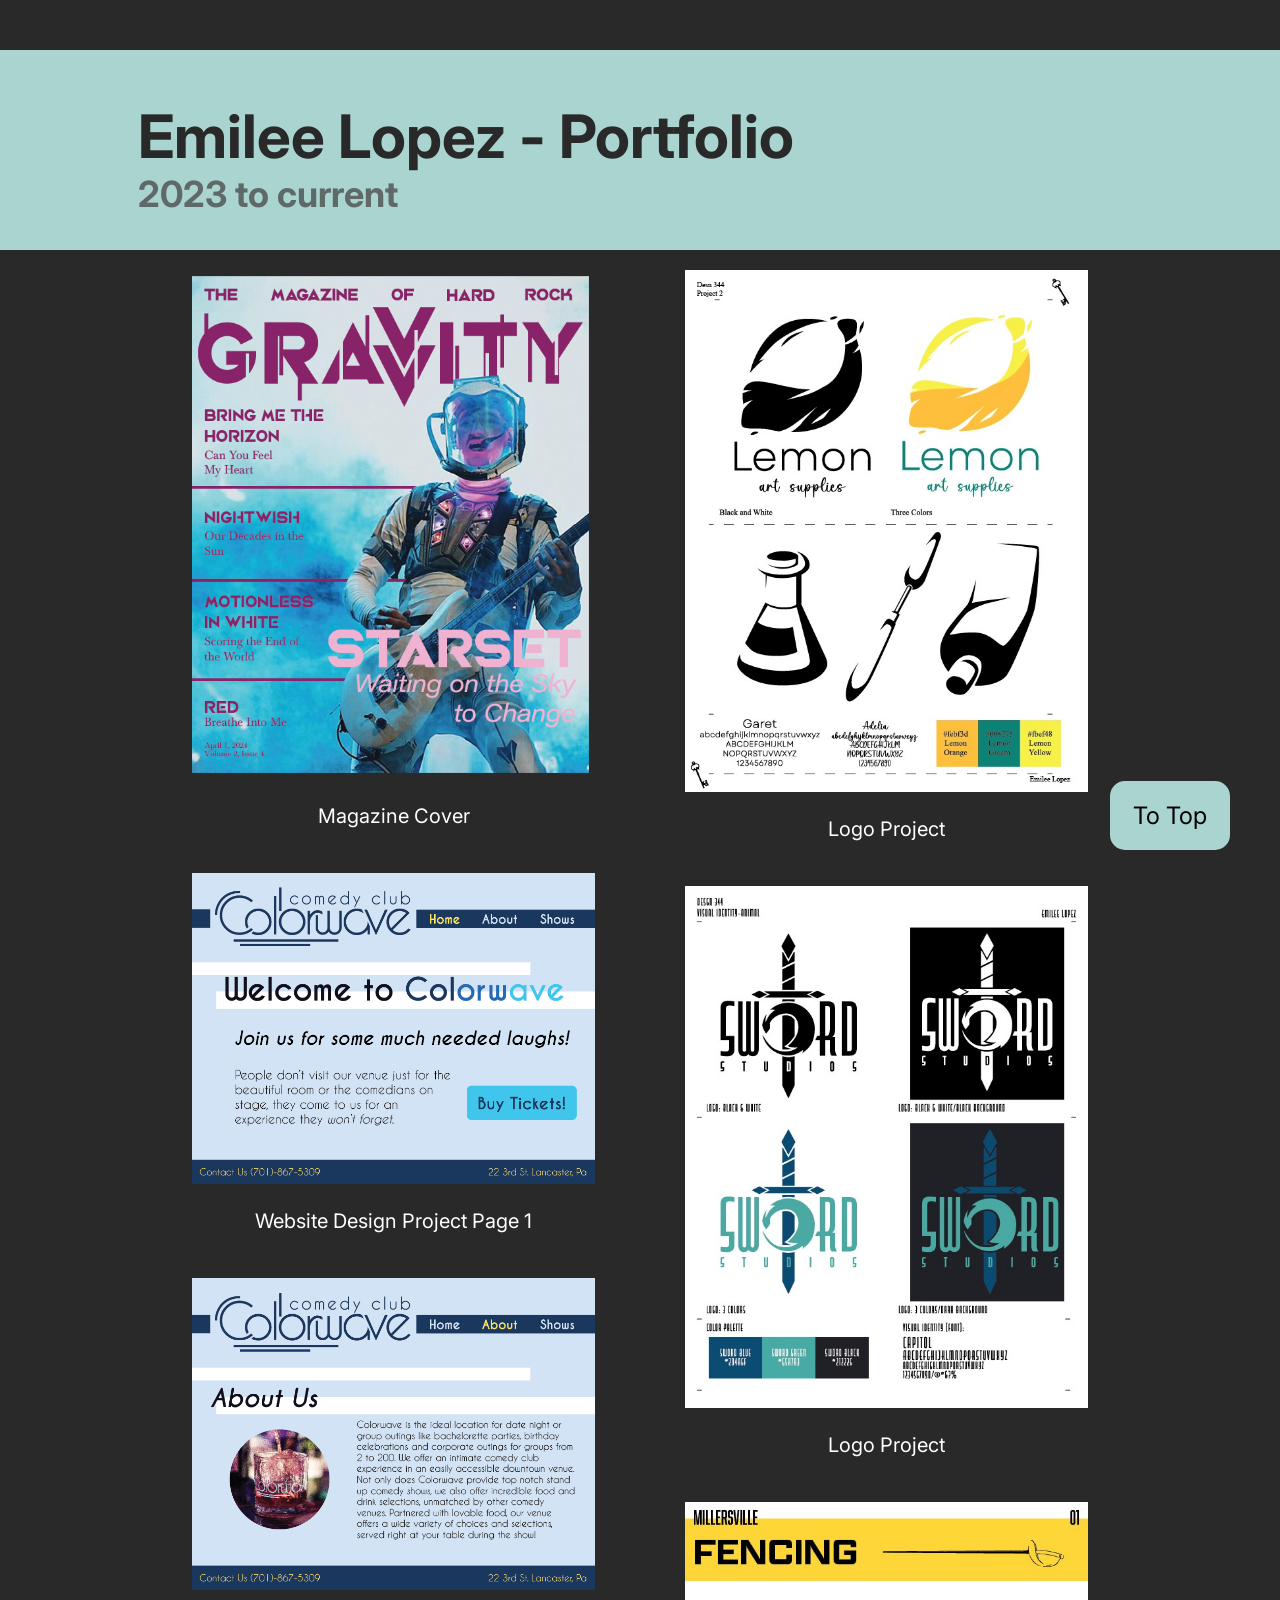
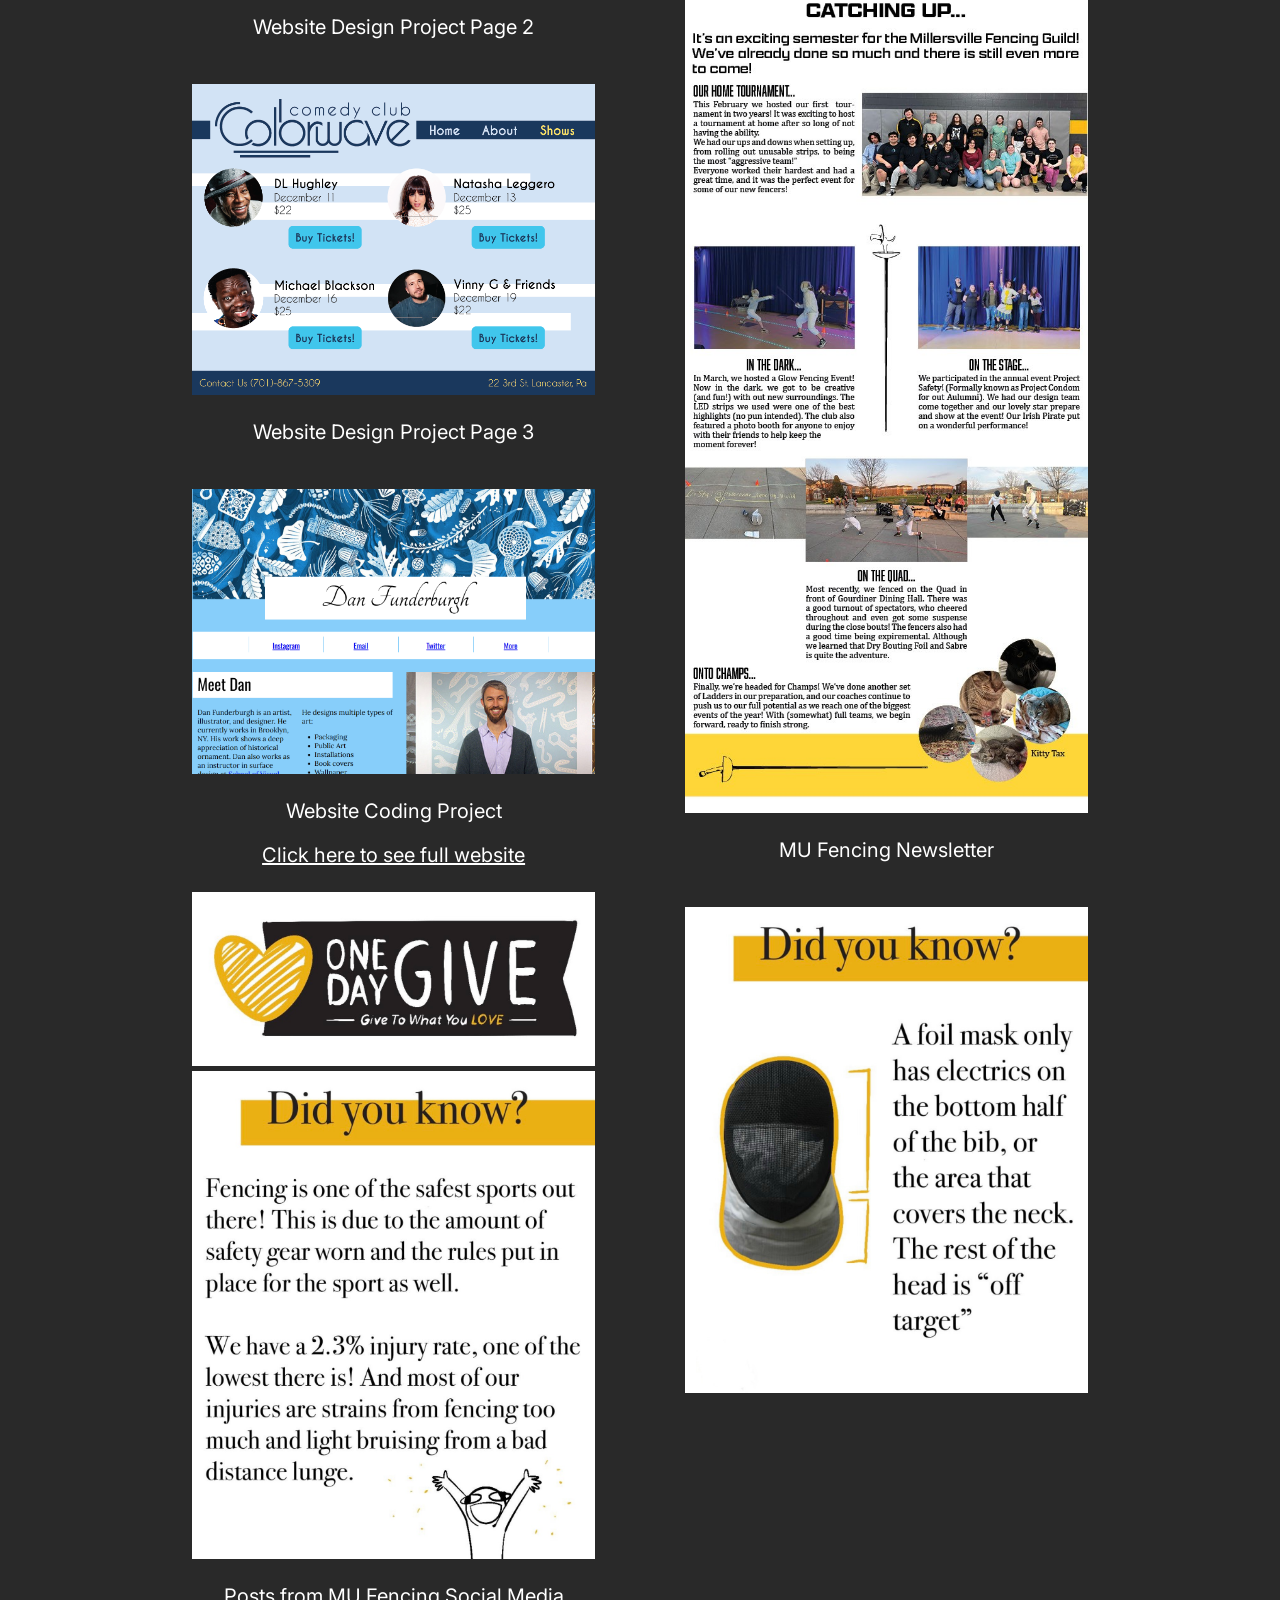
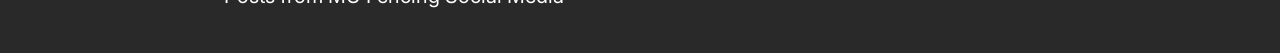
<file: index.html>
<!DOCTYPE html>
<html>
<head>
	<meta charset="utf-8">
	<meta name="viewport" content="width=device-width, initial-scale=1">
	<title>College Portfolio</title>
	<link rel="stylesheet" type="text/css" href="style.css">
</head>
<body>
	<div class="container">
		<h1>Emilee Lopez - Portfolio</h1>
		<h2>2023 to current</h2>
	</div>

<div class="container2">
	<div class="thumbnail1">
		<img src="assets/COVERM.png" width="100%">
		<p>Magazine Cover</p>
	</div>
	<div class="thumbnail2">
		<img src="assets/lemon.jpg" width="100%">
		<p>Logo Project</p>
	</div>
	<div class="thumbnail1">
		<img src="assets/cccW1.png" width="100%">
		<p>Website Design Project Page 1</p>
	</div>
	<div class="thumbnail2">
		<img src="assets/Sword.jpg" width="100%">
		<p>Logo Project</p>
	</div>
	<div class="thumbnail1">
		<img src="assets/cccW2.png" width="100%">
		<p>Website Design Project Page 2</p>
	</div>
	<div class="thumbnail2">
		<img src="assets/news01.jpg" width="100%">
		<p>MU Fencing Newsletter</p>
	</div>
	<div class="thumbnail1">
		<img src="assets/cccW3.png" width="100%">
		<p>Website Design Project Page 3</p>
	</div>
	<div class="thumbnail1">
		<img src="assets/website.png" width="100%">
		<p>Website Coding Project</p>
		<a href="final website/index.html">Click here to see full website</a> 
	</div>
	<div class="thumbnail1">
		<img src="assets/IMG_8991.jpg" width="100%">
		<img src="assets/IMG_8992.jpg" width="100%">
		
		<p>Posts from MU Fencing Social Media</p> 
	</div>
	<div class="thumbnail2">
		<img src="assets/IMG_8990.jpeg" width="100%">
	</div>
</div>
<a href="#" onclick="scrollToTop">
	<div class="top">
		To Top
	</div>
</a>
</body>
</html>
</file>
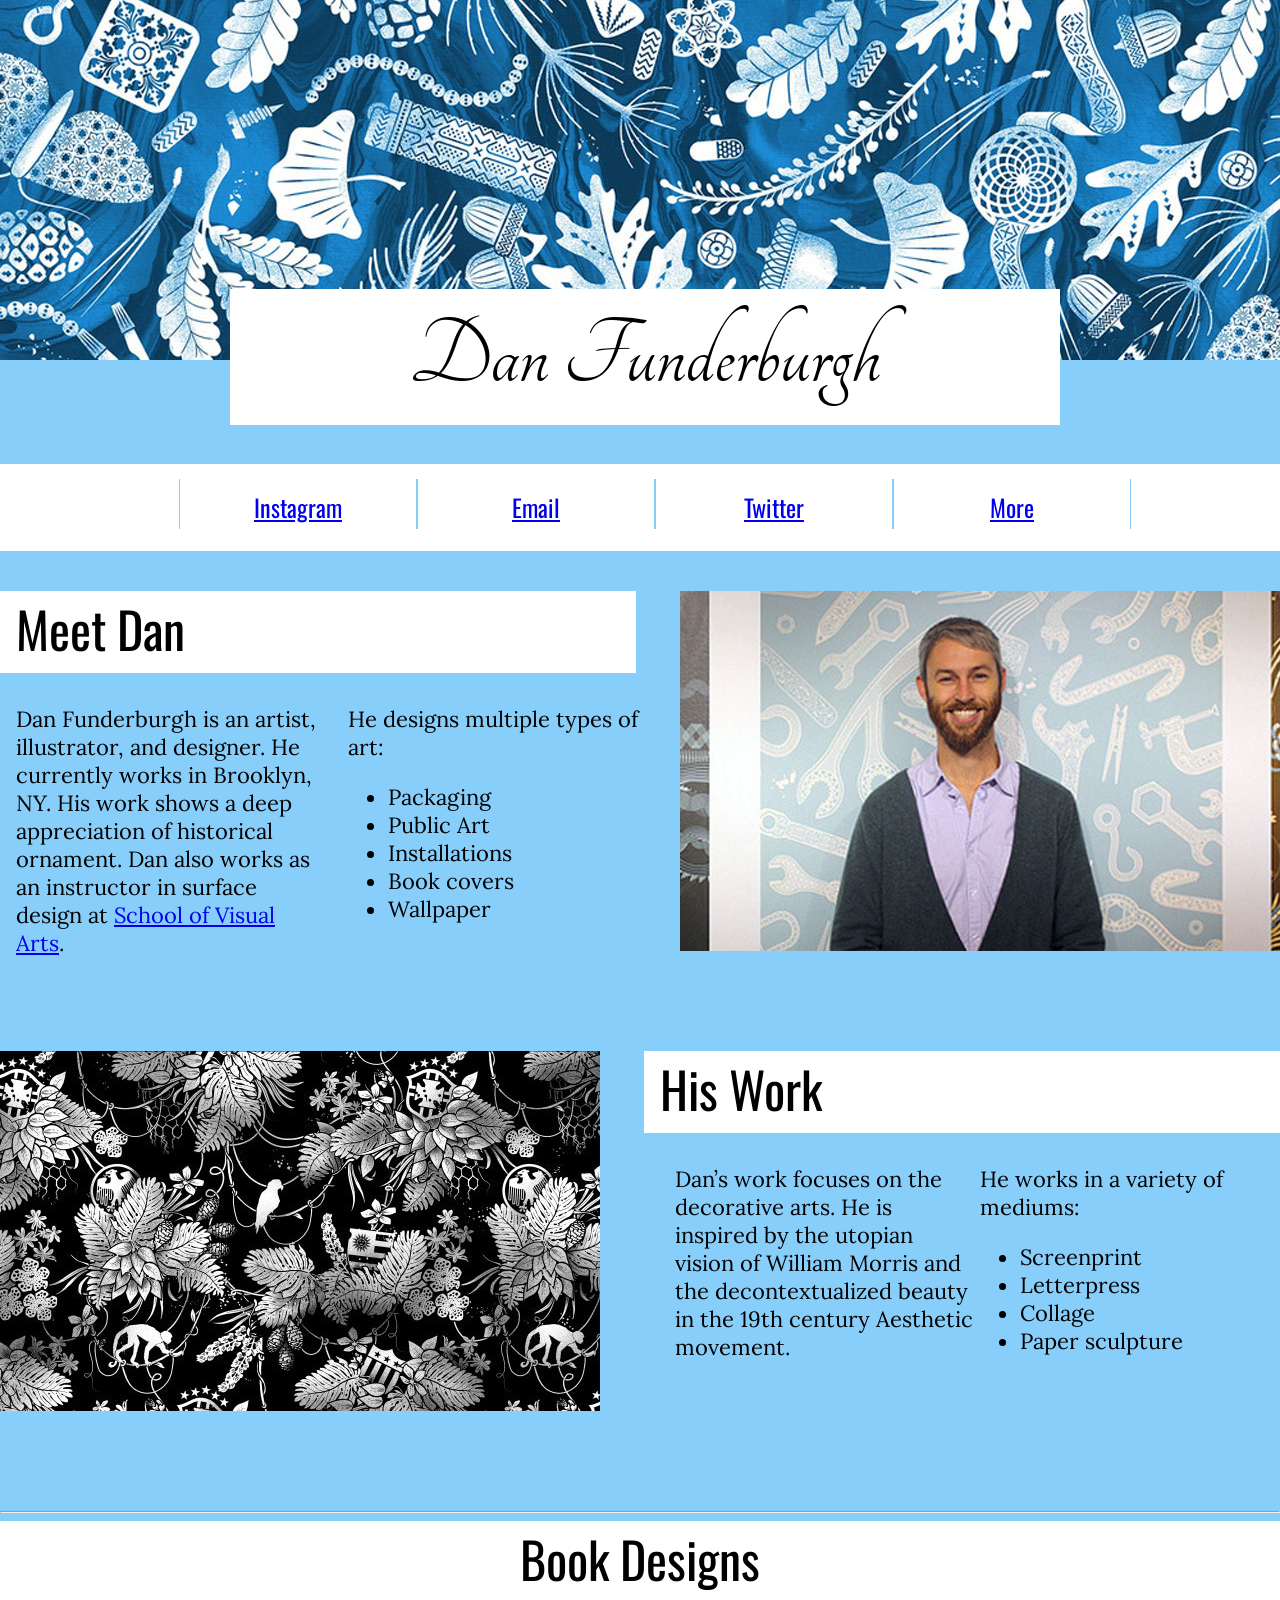
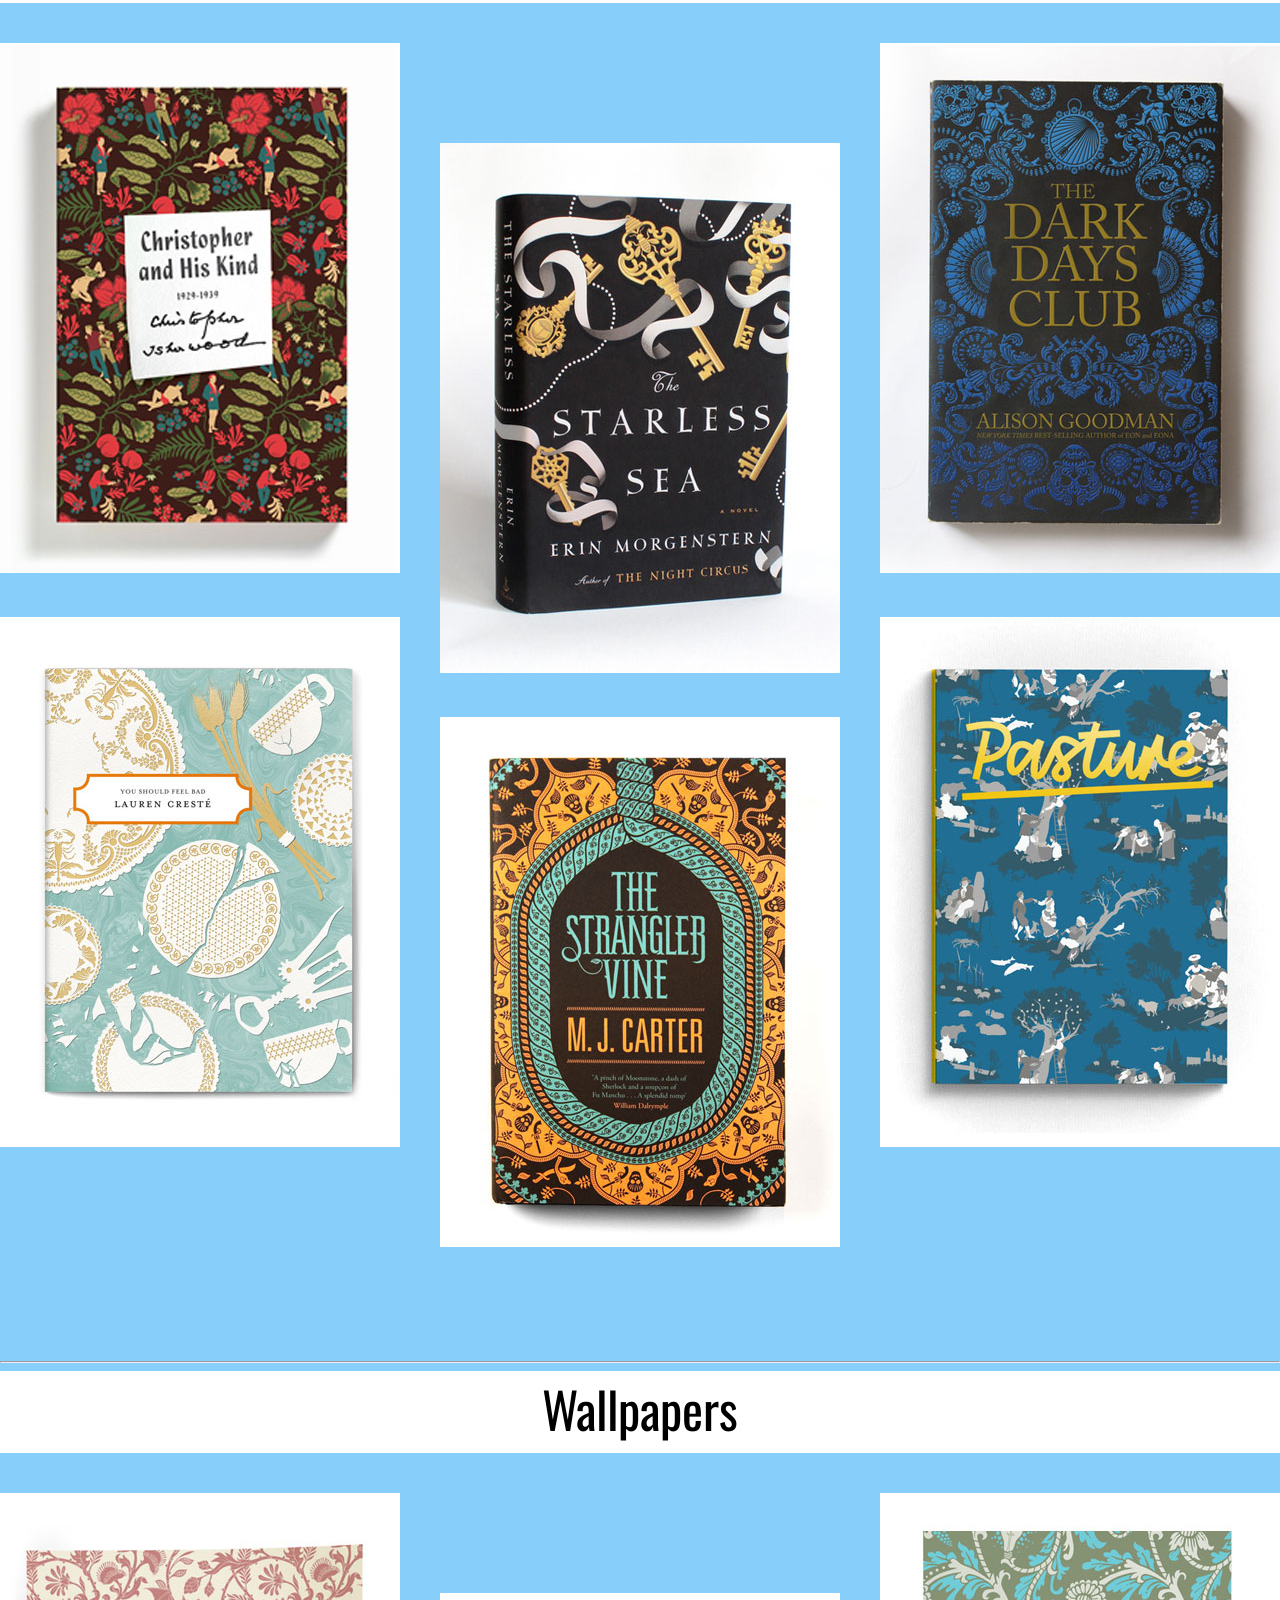
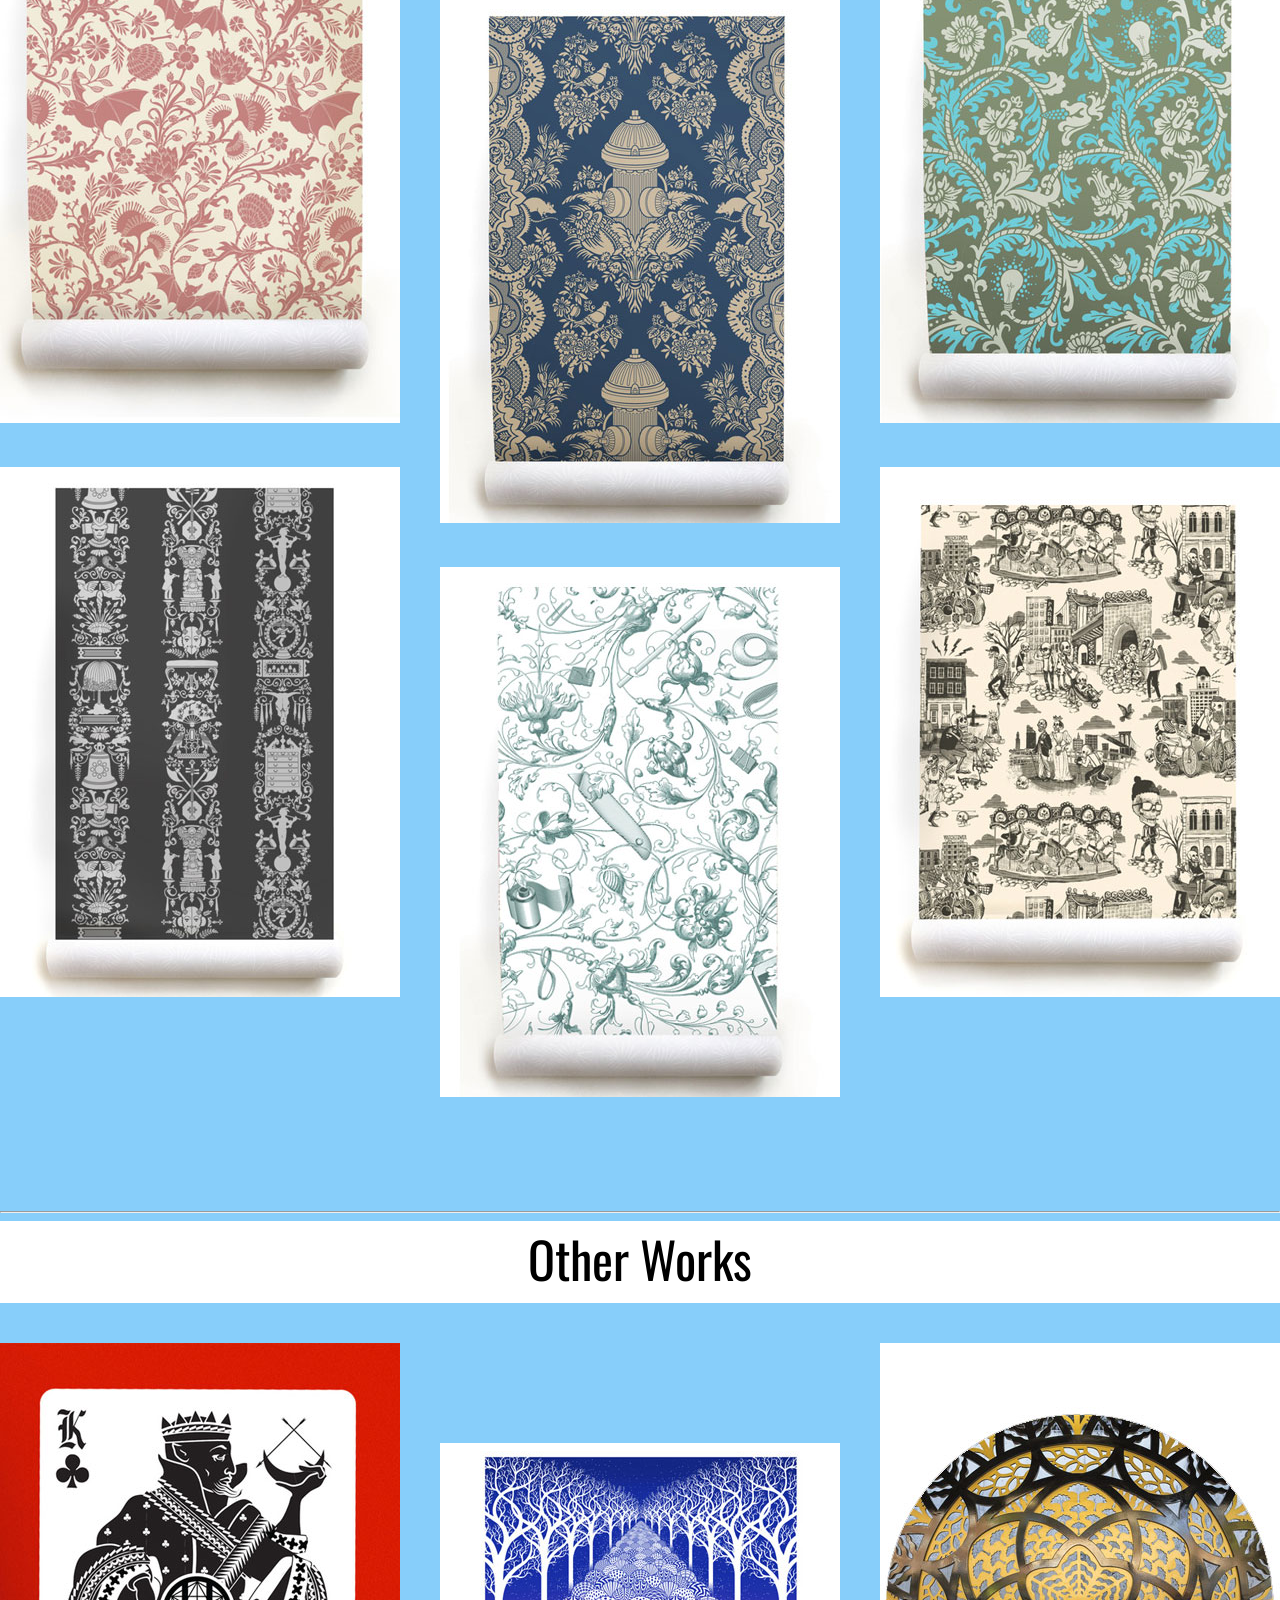
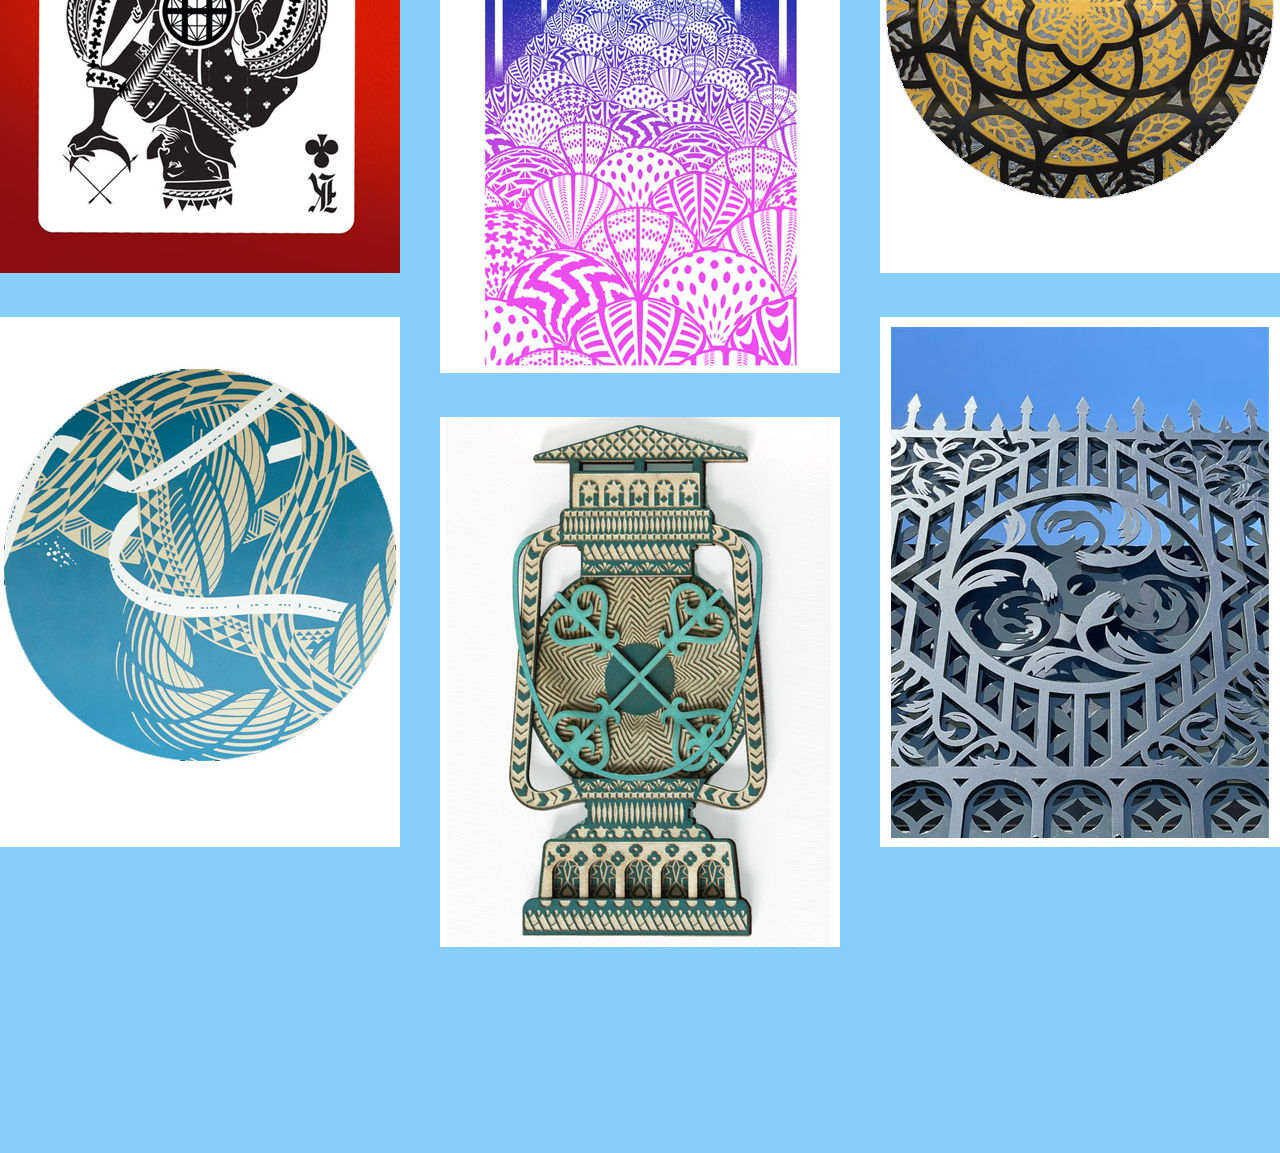
<file: Final Website/index.html>
<!DOCTYPE html>
<html>
<head>
	<meta charset="utf-8">
	<meta name="viewport" content="width=device-width, initial-scale=1">
<title>Dan Funderburgh</title>
<link rel="stylesheet" href="style.css">
</head>

<body>
<div class="container">
	<div class="boxhead">
		<img src="wallpaper.jpg">
	</div>
	<div class="head">
		<center>Dan Funderburgh</center>
	</div>
</div>

<div class="barline"><center>
	<div class="linkbox"><a href="https://www.instagram.com/dannyfunds/">Instagram</a></div>
	<div class="linkbox"><a href="http://mail.danfunderburgh@gmail.com/"> Email</a></div>
	<div class="linkbox"><a href="http://twitter.com/danfunderburgh"> Twitter</a></div>
	<div class="linkbox"><a href="https://danfunderburgh.cargo.site/HOME">More</a></div>
</center></div>

<div class="holdbox">
	<align><div class="fontbox1"> Meet Dan </div>
	<div class="picturebox1"><img src="danhimself.jpg"></div>
	<div class="paragraph1">Dan Funderburgh is an artist, illustrator, and designer. He currently works in Brooklyn, NY. His work shows a deep appreciation of historical ornament. Dan also works as an instructor in surface design at <a href="https://sva.edu/">School of Visual Arts</a>.</div>
	<div class="paragraph1">He designs multiple types of art: <ul>
		<li>Packaging</li>
		<li>Public Art</li>
		<li>Installations</li>
		<li>Book covers</li>
		<li>Wallpaper</li>
	</ul></div>
</div>

<div class="holdbox">
	<div class="picturebox2"><img src="wallpaper1.jpg"></div>
	<div class="fix">
	<div class="fontbox2">His Work</div>
	
	<div class="boxfix"> <div class="paragraph2">He works in a variety of mediums: <ul>
		<li>Screenprint</li>
		<li>Letterpress</li>
		<li>Collage</li>
		<li>Paper sculpture</li>
	</ul></div>
	<div class="paragraph2">Dan’s work focuses on the decorative arts. He is inspired by the utopian vision of William Morris and the decontextualized beauty in the 19th century Aesthetic movement. </div></div>
</div>
</div>
<hr>
<div class="barline2"><center>Book Designs</center></div>
<div class="columnbox">
	<div class="column1">
		<div class="picturebox3">
			<img src="book1.jpg">
		</div>
		<div class="picturebox3">
			<img src="book2.jpg">
		</div>
	</div>
		<div class="column2"></div>

	<div class="column3">
		<div class="picturebox3">
			<img src="book3.jpg">
		</div>
		<div class="picturebox3">
			<img src="book4.jpg">
		</div>
	</div>
		<div class="column2"></div>

	<div class="column1">
		<div class="picturebox3">
			<img src="book5.jpg">
		</div>
		<div class="picturebox3">
			<img src="book6.jpg">
		</div>
	</div>
</div>
<hr>
<div class="barline2"><center> Wallpapers</center></div>
<div class="columnbox">
	<div class="column1">
		<div class="picturebox3">
			<img src="wall1.jpg">
		</div>
		<div class="picturebox3">
			<img src="wall2.jpg">
		</div>
	</div>
		<div class="column2"></div>

	<div class="column3">
		<div class="picturebox3">
			<img src="wall3.jpg">
		</div>
		<div class="picturebox3">
			<img src="wall4.jpg">
		</div>
	</div>
		<div class="column2"></div>

	<div class="column1">
		<div class="picturebox3">
			<img src="wall5.jpg">
		</div>
		<div class="picturebox3">
			<img src="wall6.jpg">
		</div>
	</div>
</div>

<hr>
<div class="barline2"><center> Other Works</center></div>
<div class="columnbox">
	<div class="column1">
		<div class="picturebox3">
			<img src="extra1.jpg">
		</div>
		<div class="picturebox3">
			<img src="extra2.jpg">
		</div>
	</div>
		<div class="column2"></div>

	<div class="column3">
		<div class="picturebox3">
			<img src="extra3.jpg">
		</div>
		<div class="picturebox3">
			<img src="extra4.jpg">
		</div>
	</div>
		<div class="column2"></div>

	<div class="column1">
		<div class="picturebox3">
			<img src="extra5.jpg">
		</div>
		<div class="picturebox3">
			<img src="extra6.jpg">
		</div>
	</div>
</div>



</body>

</html>
</file>
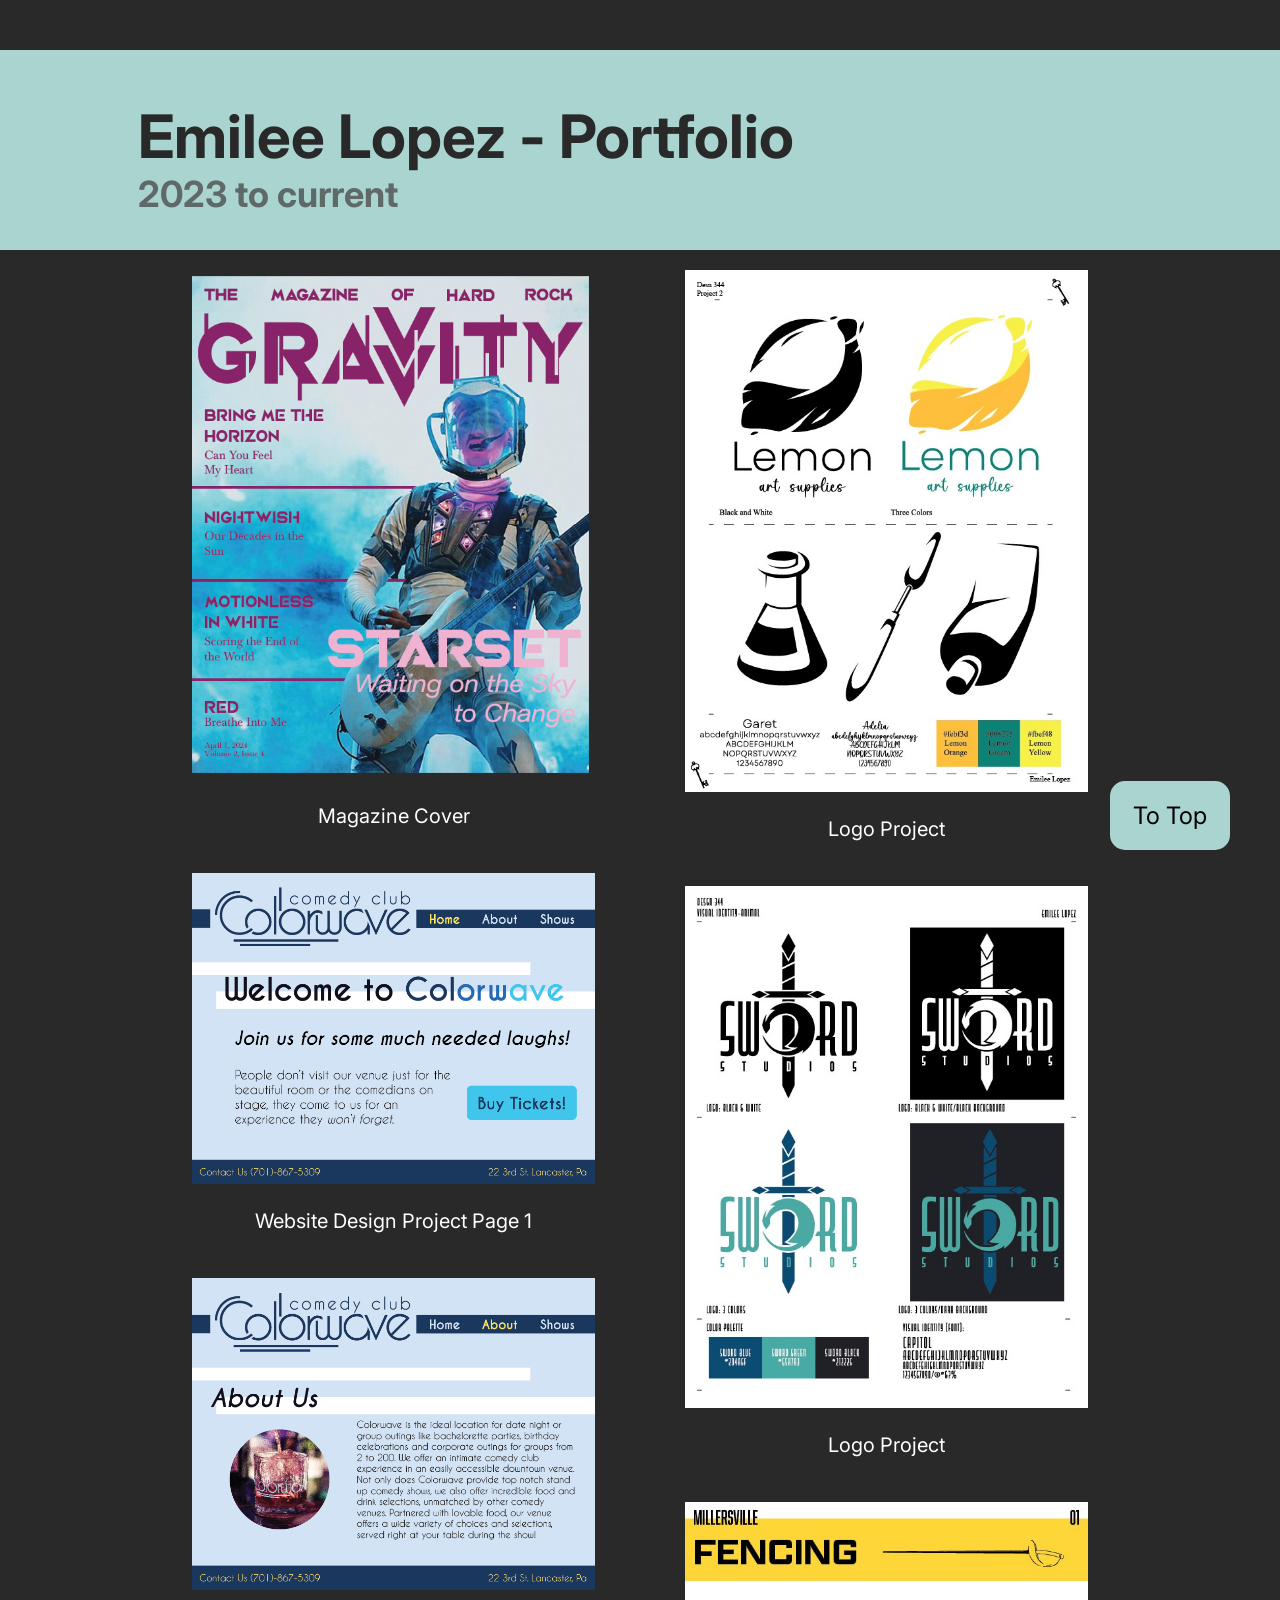
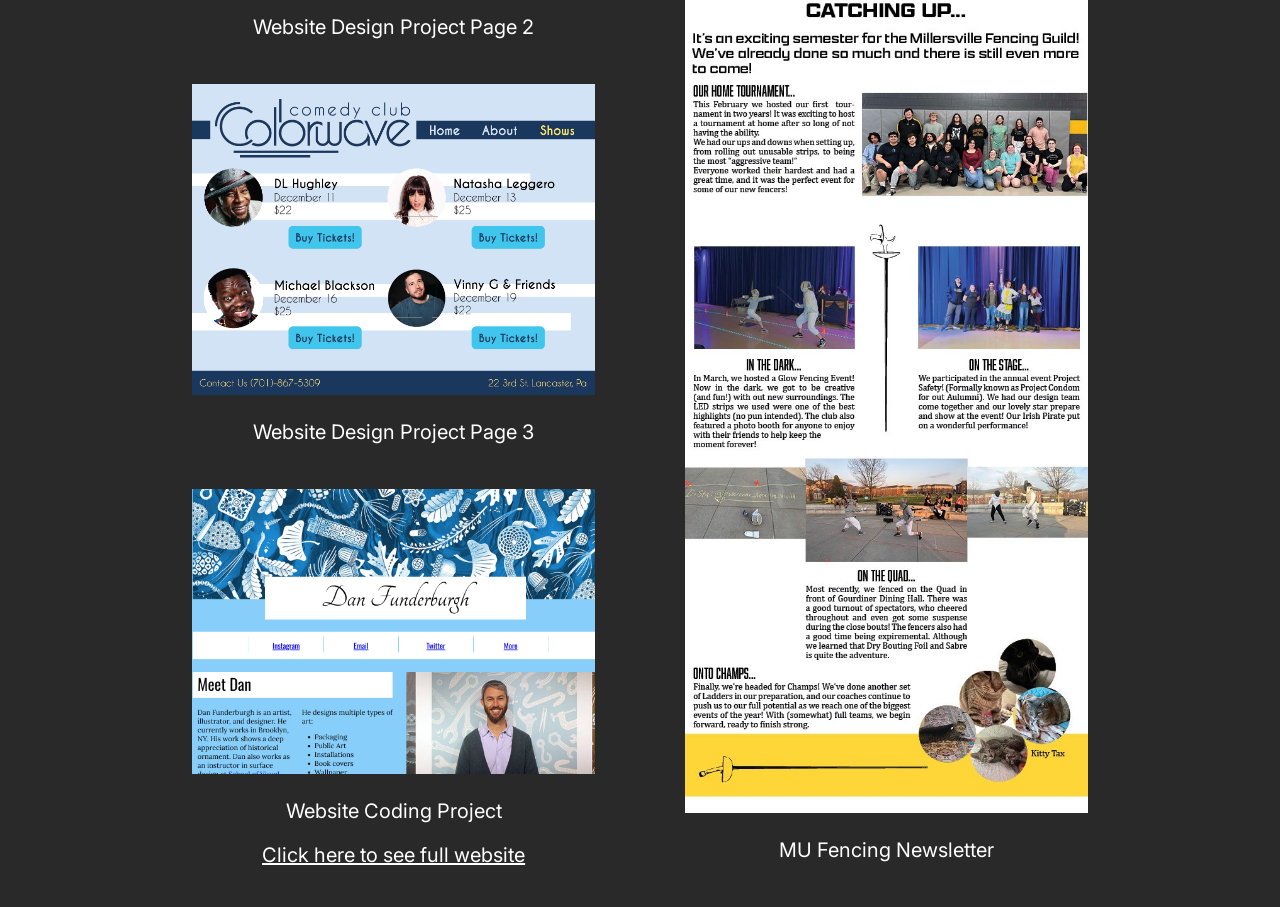
<file: home.html>
<!DOCTYPE html>
<html>
<head>
	<meta charset="utf-8">
	<meta name="viewport" content="width=device-width, initial-scale=1">
	<title>College Portfolio</title>
	<link rel="stylesheet" type="text/css" href="style.css">
</head>
<body>
	<div class="container">
		<h1>Emilee Lopez - Portfolio</h1>
		<h2>2023 to current</h2>
	</div>

<div class="container2">
	<div class="thumbnail1">
		<img src="assets/COVERM.png" width="100%">
		<p>Magazine Cover</p>
	</div>
	<div class="thumbnail2">
		<img src="assets/lemon.jpg" width="100%">
		<p>Logo Project</p>
	</div>
	<div class="thumbnail1">
		<img src="assets/cccW1.png" width="100%">
		<p>Website Design Project Page 1</p>
	</div>
	<div class="thumbnail2">
		<img src="assets/Sword.jpg" width="100%">
		<p>Logo Project</p>
	</div>
	<div class="thumbnail1">
		<img src="assets/cccW2.png" width="100%">
		<p>Website Design Project Page 2</p>
	</div>
	<div class="thumbnail2">
		<img src="assets/news01.jpg" width="100%">
		<p>MU Fencing Newsletter</p>
	</div>
	<div class="thumbnail1">
		<img src="assets/cccW3.png" width="100%">
		<p>Website Design Project Page 3</p>
	</div>
	<div class="thumbnail1">
		<img src="assets/website.png" width="100%">
		<p>Website Coding Project</p>
		<a href="final website/index.html">Click here to see full website</a> 
	</div>
</div>
<a href="#" onclick="scrollToTop">
	<div class="top">
		To Top
	</div>
</a>
</body>
</html>
</file>
<file: style.css>
@import url('https://fonts.googleapis.com/css2?family=Inter:ital,opsz,wght@0,14..32,100..900;1,14..32,100..900&display=swap');

body {
	background: #292929;
	margin: 0px;
	padding: 0px;
	width: 100%;
}
.container{
	width: 100%;
	margin-top: 50px;
	background: #A9D4CF;
	height: 180px;
	padding: 10px;
}

h1{
	color: #292929;
	margin-left: 10%;
	font-size: 60px;
	margin-bottom: 0px;
	font-family: inter;
}
h2{
	color: #5F6968;
	margin-top: 0px;
	margin-left: 10%;
	font-size: 36px;
	font-family: inter;
}
p{
	color: white;
}
a{
	color: white;
}

.container2 {
	width: 70%;
	height: 1200px;
	margin: auto;
	margin-top: 20px;
	font-family: inter;


}

.thumbnail1{
	width: 45%;
	text-align: center;
	font-size: 20px;
	float: left;
	margin-bottom: 25px;
}

.thumbnail2{
	width: 45%;
	text-align: center;
	font-size: 20px;
	float: right;
	margin-bottom: 25px;
}

.thumbnail3{
	height: 100%;
	text-align: center;
	font-size: 20px;
}

.top{
	position: fixed;
	bottom: 50px;
	right: 50px;
	width: 80px;
	padding: 20px;
	border-radius: 15px;
	background: #A9D4CF;
	color: black;
	text-align: center;
	font-size: 24px;
	font-family: inter;
	font-weight: <900>;
}
function scrollToTop {
	window.scrollTo{
		top: 0,
		left: 0,
	};
}

html{
	scroll-behavior: smooth;
}
</file>
<file: Final Website/style.css>
@import url('https://fonts.googleapis.com/css2?family=Lora:ital,wght@0,400..700;1,400..700&family=Oswald:wght@200..700&family=Tangerine&display=swap');

body{
	margin: auto;
	background: lightskyblue;
	width: 1280px;
.container{position: relative;}
.boxhead{
	height: 360;
	width: 1280px;
}
.head{
	position: absolute;
	height: 110;
	width: 800px;
	padding: 10px;
	background-color: white;
  font-family: "Tangerine", cursive;
  font-size: 100px;
  border: white solid 5px;
  margin-left: 230px;
  margin-top: -75px;
}
.barline{
	height: 57px;
	background-color: white;
	margin-top: 100px;
	padding: 15px;
	padding-left: 179px;
	padding-right: 149px;
		font-family: "Oswald", sans-serif;
	font-size: 50px;
}
.linkbox{
	font-family: "Oswald", sans-serif;
	font-size: 24px;
	padding: 10px;
	text-align: center;
	width: 216px;
	height: 30px;
	background-color: white;
	border-left: lightskyblue solid 1px;
	border-right: lightskyblue solid 1px;
	float: left;
}
.holdbox{
	height: 360px;
	width: 1280px;
	margin-top: 40px;
	margin-bottom: 100px;
	background-color: lightskyblue;
}
.fontbox1{
	margin-right: 40px;
	margin-bottom: 16px;
	height: 72px;
	width: 620px;
	padding-bottom: 10px;
	padding-left: 16px;
	background-color: white;
	font-family: "Oswald", sans-serif;
	float: left;
	font-size: 50px;

}
.picturebox1{
	float: right;
}
.paragraph1{
	width: 300px;
	 font-family: "Lora", serif;
	 padding: 16px;
	 font-size: 22px;
	 float: left;

}
.fontbox2{
	margin-left: 40px;
	margin-bottom: 16px;
	height: 72px;
	width: 620px;
	padding-bottom: 10px;
	padding-left: 16px;
	background-color: white;
	font-family: "Oswald", sans-serif;
	float: right;
	font-size: 50px;

}
.picturebox2{
	float: left;
}
.paragraph2{
	width: 300px;
	 font-family: "Lora", serif;
	 font-size: 22px;
	 float: right;
	 margin-top: 16px;
	 margin-left: 5px;
}
.columnbox{
	width: 1280px;
	height: 1500px;
	margin-top: 40px;
	margin-bottom: -100px;

}
.column1{
	float: left;
	width: 400px;
}
.column2{
float: left;	
width: 40px;
	height: 500px;
	background-color: lightskyblue;
}
.column3{
	float: left;
	width: 400px;
	margin-top: 100px;
}
.picturebox3{
	float: left;
	margin-bottom: 40px;
}
.barline2{
	margin-bottom: 40px;
	height: 72px;
	width: 1280px;
	padding-bottom: 10px;
	background-color: white;
	font-family: "Oswald", sans-serif;
	float: left;
	font-size: 50px;
}
.fix{
	float: right;
	width: 620px;
	height: 300px;
}

}
</file>
